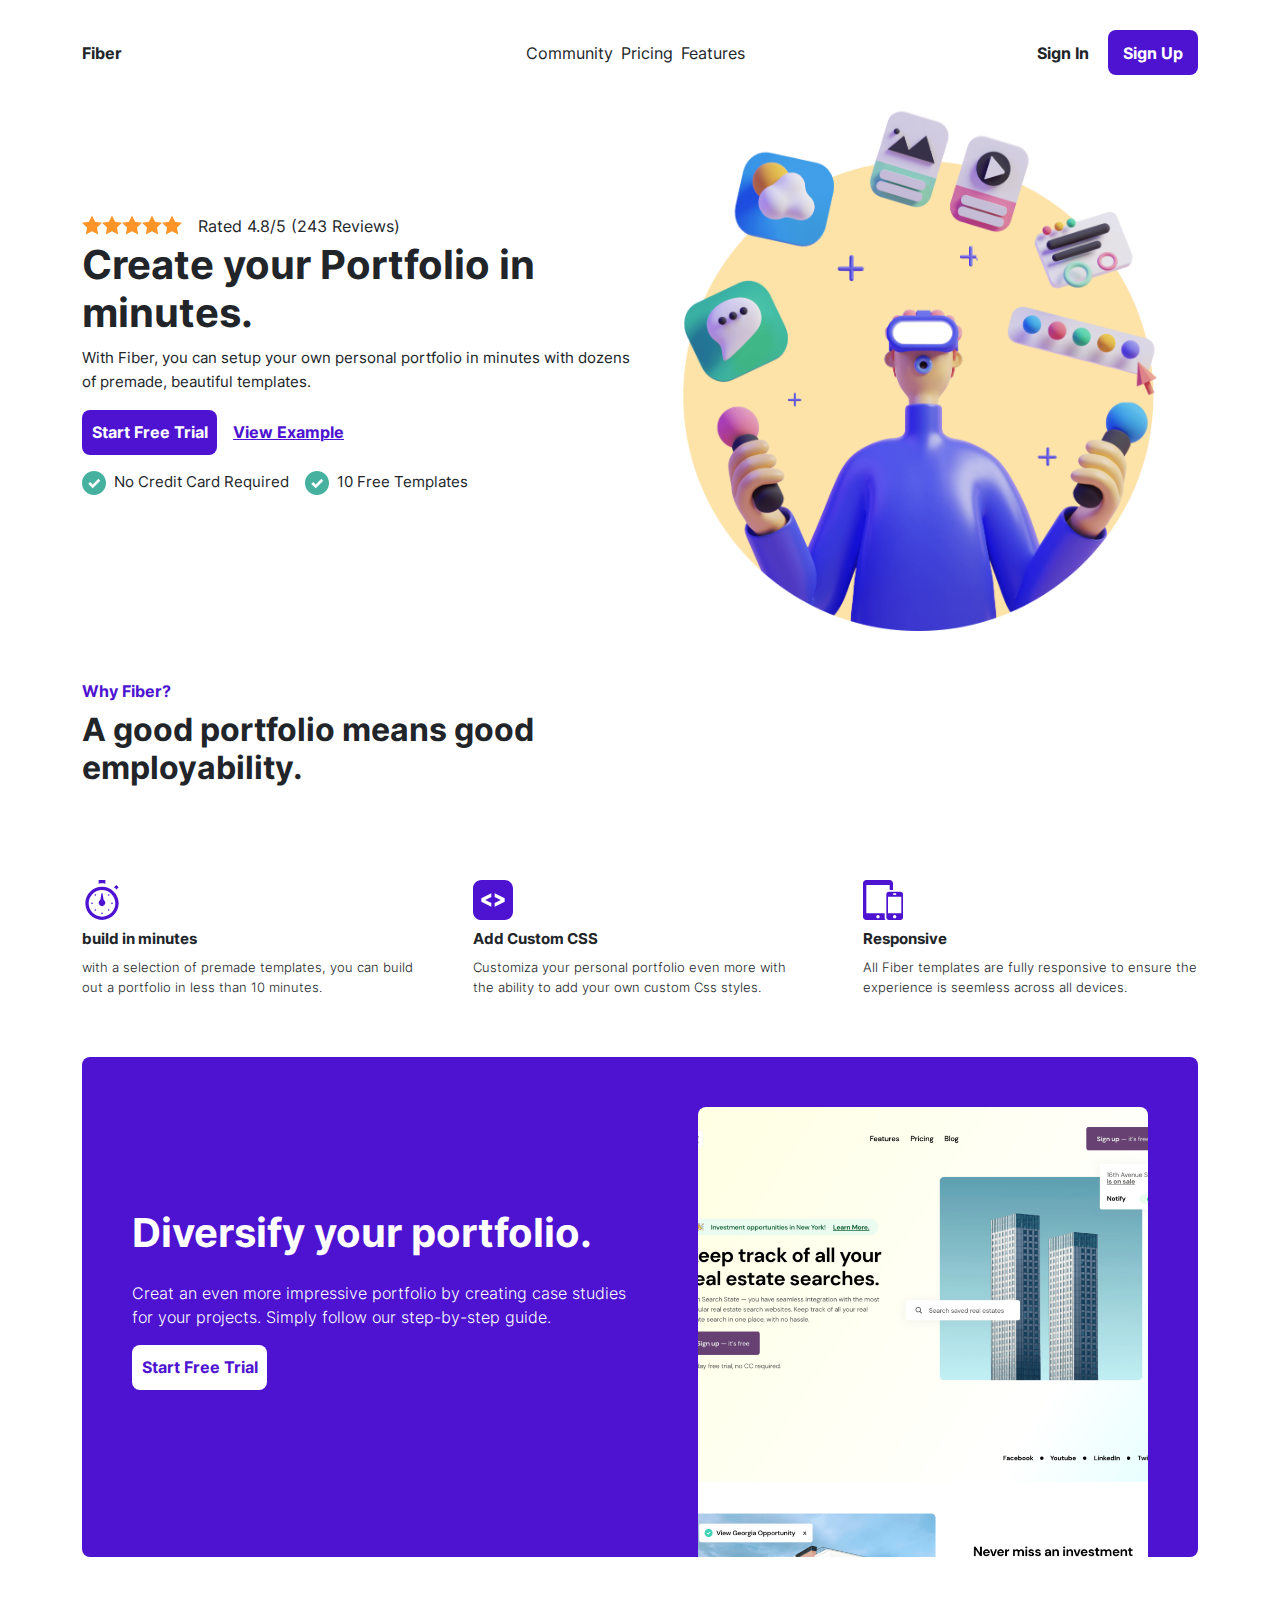
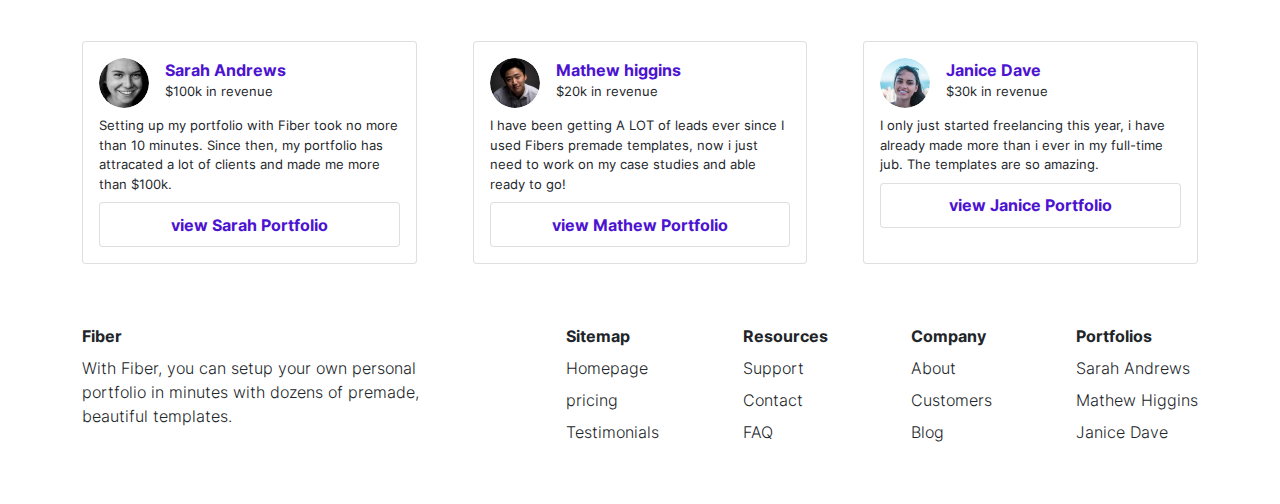
<file: index.html>
<!DOCTYPE html>
<html>
    <head>
        <link rel="stylesheet" href="style/bootstrap.min.css">
        <link rel="stylesheet" href="style/main.css">
        <link rel="stylesheet" href="style/font/css/font.css">
        <link rel="stylesheet" href="style/font/css/fontStyle.css">
        <meta name="viewport" content="width=device-width, initial-scale=1.0">
        <title>Fiber</title>
    </head>
    <body class="d-flex justify-content-center flex-column bg_White trn3 container " >

<!--    ************************ Nav Mobile desktop-->
        <div class="NavbarDesktop w-100 d_desktopNav">
            <span class="InterBold cursor_pointer">Fiber</span>
            <div class="MiddleNavbar">
                <span class="cursor_pointer">Community</span>
                <span class="ms-2 cursor_pointer">Pricing</span>
                <span class="ms-2 cursor_pointer">Features</span>
            </div>
            <div class="d-flex flex-row ">
                <div class="NavbtnAuth InterBold flex-center cursor_pointer" style="width:90px">  Sign In </div>
                <div class="NavbtnAuth InterBold flex-center bg_Purple text-white cursor_pointer"  style="width:90px" onclick="RedirectToSignUp()">  Sign Up </div>
            </div>
        </div>
        <div class="d_MobileNav">
            <span class="InterBold cursor_pointer">Fiber</span>


            <button type="button" class="btn btn-demo flex-center" data-toggle="modal" data-target="#myModal2">
                <img src="./pic/Hamburger Menu.svg"  alt="">
            </button>
        </div>
<!--    ************************ Nav Mobile desktop-->


<!--    ************************ Content-->
        <div class="directionRowcolumnMobileDesktop">
            <div class="w_50_w_100Mobile">
                <div class="d-flex flex-row align-items-center">
                    <div  class="d-flex flex-row align-items-center" id="5stars"></div>
                    <span class="ms-3">Rated 4.8/5 (243 Reviews)</span>
                </div>

                <h1 class="InterBold ">
                    Create your Portfolio in minutes.
                </h1>

                <span class="mt-3 manualFontsize textJustify">With Fiber, you can setup your own personal portfolio in minutes with dozens of premade, beautiful templates.</span>

                <div class="d-flex flex-row align-items-center mt-3">
                    <div class="NavbtnAuth InterBold flex-center bg_Purple text-white cursor_pointer"  style="width:135px">  Start Free Trial </div>
                    <span class="c_Purple InterBold texDecoration ms-3 cursor_pointer">View Example</span>
                </div>


                <div class="directionRowcolumnMobileDesktop  manualFontsize">
                    <div class="d-flex flex-row mt-3 me-3">
                        <img src="./pic/Checkmark.svg"  alt="Checkmark">
                        <span class="ms-2">No Credit Card Required</span>
                    </div>
                    <div class="d-flex flex-row mt-3">
                        <img src="./pic/Checkmark.svg"  alt="Checkmark">
                        <span class="ms-2">10 Free Templates</span>
                    </div>
                </div>

                </div>
            <div class="w_50_w_100Mobile">
                <img src="./pic/hero-Illustration.png" width="100%" height="100%" alt="Illustration">
            </div>
        </div>

        <span class="c_Purple InterBold mt-5">Why Fiber?</span>
        <h2 class="InterBold w_50_w_100Mobile mt-2">
            A good portfolio means good employability.
        </h2>

        <div  class="justifyBetweenMobileDesktop mt-60" id="3OptionsFiberDetail"></div>

        <div class="boxgradient bg_Purple mt-60 mb-60 justifyBetweenMobileDesktop" >
            <div class="w_50_w_100boxesinboxgradient d-flex justify-content-center flex-column">
                <h1 class="InterBold text-white">
                    Diversify your portfolio.
                </h1>
                <span class="InterLight text-white mt-3 textJustify">Creat an even more impressive portfolio by creating case studies for your projects. Simply follow our step-by-step guide.</span>
                <div class="NavbtnAuth InterBold flex-center bg-white c_Purple  mt-3 mb-3 cursor_pointer" style="width:135px">  Start Free Trial </div>
            </div>
            <div class="w_50_w_100boxesinboxgradient d-flex align-items-end justify-content-end">
                <div class="boxPageimage">
                    <img src="./pic/Page Image.png" style="object-fit: cover;" width="100%" height="100%" alt="">
                </div>

            </div>
        </div>

        <div class="d-flex justifyBetweenMobileDesktop mb-60" id="Portfolio3profile"></div>
<!--    ************************ Content-->


<!--    ****************************** Footer-->
        <div class="w-100 footerGrid">
            <div class="d-flex flex-column">
                <span class="InterBold cursor_pointer">Fiber</span>
                <span class="InterLight cursor_pointer mt-2 textFiberEndPage" >With Fiber, you can setup your own personal portfolio in minutes with dozens of premade, beautiful templates.</span>
            </div>

            <div class="d-flex flex-column">
                <span class="InterBold cursor_pointer ">Sitemap</span>
                <span class="InterLight cursor_pointer mt-2">Homepage</span>
                <span class="InterLight cursor_pointer mt-2">pricing</span>
                <span class="InterLight cursor_pointer mt-2">Testimonials</span>
            </div>

            <div class="d-flex flex-column">
                <span class="InterBold cursor_pointer ">Resources</span>
                <span class="InterLight cursor_pointer mt-2">Support</span>
                <span class="InterLight cursor_pointer mt-2">Contact</span>
                <span class="InterLight cursor_pointer mt-2">FAQ</span>
            </div>

            <div class="d-flex flex-column">
                <span class="InterBold cursor_pointer ">Company</span>
                <span class="InterLight cursor_pointer mt-2">About</span>
                <span class="InterLight cursor_pointer mt-2">Customers</span>
                <span class="InterLight cursor_pointer mt-2">Blog</span>
            </div>

            <div class="d-flex flex-column mb-60">
                <span class="InterBold cursor_pointer ">Portfolios</span>
                <span class="InterLight cursor_pointer mt-2">Sarah Andrews</span>
                <span class="InterLight cursor_pointer mt-2">Mathew Higgins</span>
                <span class="InterLight cursor_pointer mt-2">Janice Dave</span>
            </div>
        </div>

    <!-- Modal -->
    <div class="modal right fade" id="myModal2" tabindex="-1" role="dialog" aria-labelledby="myModalLabel2">
        <div class="modal-dialog" role="document">
            <div class="modal-content">

                <div class="modal-header">
                    <button type="button"  data-dismiss="modal" aria-label="Close">
                        <svg xmlns="http://www.w3.org/2000/svg" width="16" height="16" fill="currentColor" class="bi bi-x-lg" viewBox="0 0 16 16">
                            <path d="M2.146 2.854a.5.5 0 1 1 .708-.708L8 7.293l5.146-5.147a.5.5 0 0 1 .708.708L8.707 8l5.147 5.146a.5.5 0 0 1-.708.708L8 8.707l-5.146 5.147a.5.5 0 0 1-.708-.708L7.293 8 2.146 2.854Z"/>
                        </svg>
                    </button>
                </div>

                <div class="modal-body d-flex flex-column">
                    <span class="mt-2 cursor_pointer">Community</span>
                    <span class="mt-2 cursor_pointer">Pricing</span>
                    <span class="mt-2 cursor_pointer">Features</span>
                    <div class="w-100 flex-center d-flex flex-column mt-60">
                        <div class="NavbtnAuth InterBold flex-center bg_Purple text-white cursor_pointer"  style="width:90px" onclick="RedirectToSignUp()">  Sign Up </div>
                        <div class="NavbtnAuth InterBold flex-center cursor_pointer" style="width:90px">  Sign In </div>
                    </div>
                </div>

            </div>
        </div>
    </div>
<!-- Modal -->


    </body>
    <script src="./js/jquery-3.3.1.slim.min.js"></script>
    <script src="./js/popper.min.js" ></script>
    <script src="./js/main.js"></script>
    <script src="./js/bootstrap.bundle.min.js"></script>
    <script src="./js/bootstrap.min.js"></script>
</html>
</file>
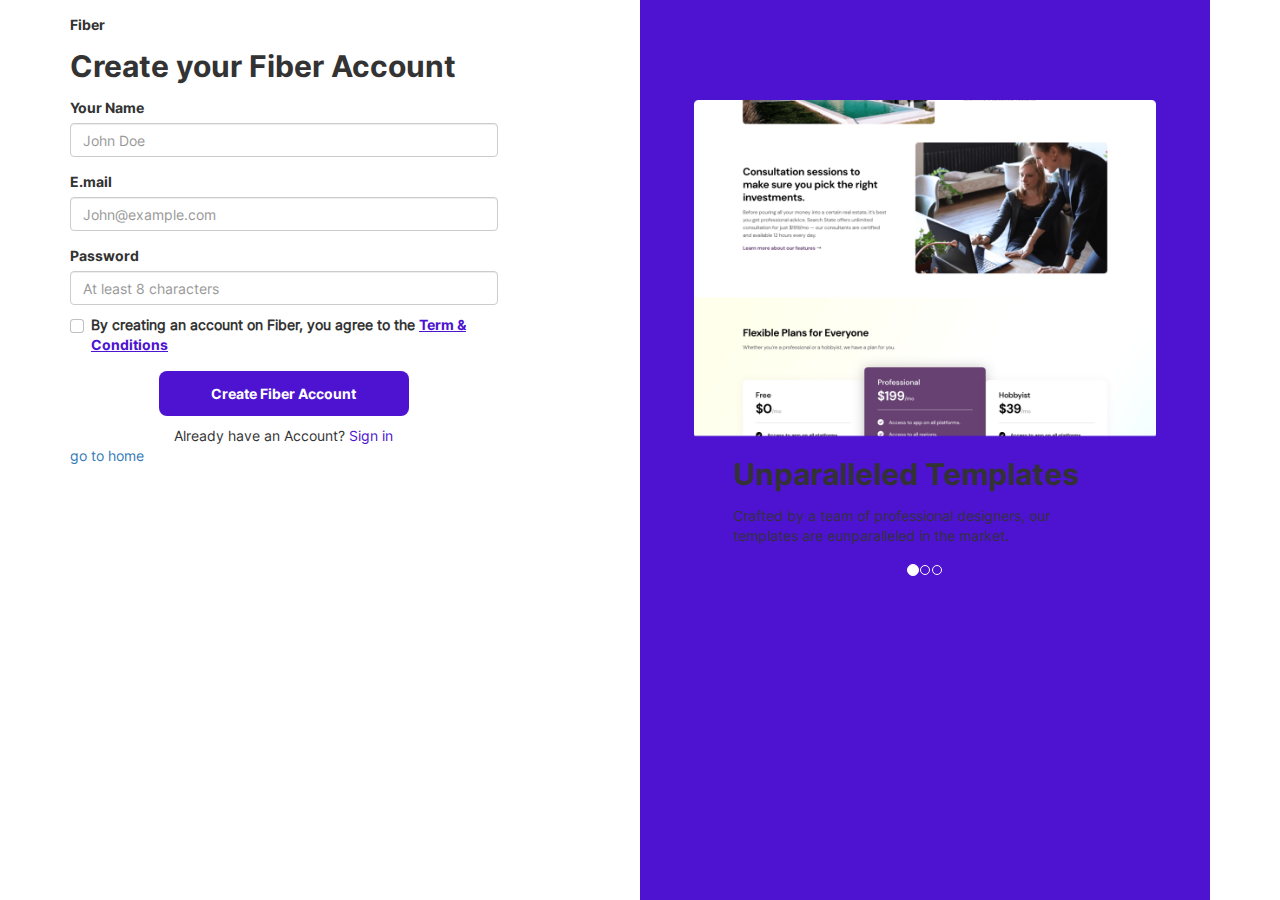
<file: index2.html>
<!DOCTYPE html>
<html>
<head>
<!--    <link rel="stylesheet" href="https://cdn.jsdelivr.net/npm/bootstrap@4.1.3/dist/css/bootstrap.min.css">-->
    <link rel="stylesheet" href="./components/Signup/style/main.css">
    <link rel="stylesheet" href="./style/main.css">
    <link rel="stylesheet" href="./style/bootstrap.min.css">
    <link rel="stylesheet" href="./style/font/css/font.css">
    <link rel="stylesheet" href="./style/font/css/fontStyle.css">
    <meta name="viewport" content="width=device-width, initial-scale=1">
<!--    <link rel="stylesheet" href="https://maxcdn.bootstrapcdn.com/bootstrap/3.4.1/css/bootstrap.min.css">-->
    <link rel="stylesheet" href="./style/bootstrap341.min.css">
    <title>Fiber</title>
</head>
<body class="d-flex flex-row justify-content-center  bg_White trn3 container " >

<!--    ************************ Nav Mobile desktop-->


    <div class="box1SingUp bg-white mt-4">

        <span class="InterBold cursor_pointer"  id="fiber">Fiber</span>

        <h2 class="InterBold my-4 text-left" id="title">
            Create your Fiber Account
        </h2>
        <form class="wInputBox1">
            <div>
                <label for="name" class="form-label InterBold">Your Name</label>
                <input type="email" class="form-control" id="name" placeholder="John Doe">
            </div>
            <div class="my-4">
                <label for="email" class="form-label InterBold">E.mail</label>
                <input type="email" class="form-control" id="email" aria-describedby="emailHelp" placeholder="John@example.com">
            </div>
            <div class="mb-3">
                <label for="Password" class="form-label InterBold" >Password</label>
                <input type="password" class="form-control" id="Password" placeholder="At least 8 characters">
            </div>
            <div class="form-check">
                <input type="checkbox" class="form-check-input" id="check">
                <label class="form-check-label " for="check">By creating an account on Fiber, you agree to the <span class="c_Purple InterBold texDecoration cursor_pointer">Term & Conditions</span> </label>
            </div>

            <div class="d-flex flex-center flex-column">
                <button class=" NavbtnAuth InterBold flex-center cursor_pointer bg_Purple my-3 text-white" style="width:250px" type="submit">
                    Create Fiber Account
                </button>
<!--                <div></div>-->
                <span>Already have an Account? <span class="c_Purple cursor_pointer">Sign in</span></span>
            </div>
        </form>
        <a href="./index.html"><span>go to home</span></a>
    </div>


    <div class="box2SingUp bg_Purple">
            <div id="myCarousel" class="carousel slide" data-ride="carousel">
                <!-- Indicators -->
                <ol class="carousel-indicators">
                    <li data-target="#myCarousel" data-slide-to="0" class="active"></li>
                    <li data-target="#myCarousel" data-slide-to="1"></li>
                    <li data-target="#myCarousel" data-slide-to="2"></li>
                </ol>

                <!-- Wrapper for slides -->
                <div class="carousel-inner">
                    <div class="item active mb-60">
                        <div class="w-100 d-flex flex-column flex-center">
                            <img src="./pic/SignUpImage.png" alt="SignUpImage1" style="width:90%;">
                            <div class="w-75 d-flex flex-column ">
                                <h2 class="InterBold mb-4">
                                    Unparalleled Templates
                                </h2>
                                <span class="w-100 ">Crafted by a team of professional designers, our templates are eunparalleled in the market.</span>
                            </div>
                        </div>
                    </div>
                    <div class="item  mb-60">
                        <div class="w-100  d-flex flex-column  flex-center">
                            <img src="./pic/SignUpImage.png" alt="SignUpImage1" style="width:90%;">
                            <div class="w-75 d-flex flex-column ">
                                <h2 class="InterBold mb-4">
                                    Unparalleled Templates
                                </h2>
                                <span class="w-100 ">Crafted by a team of professional designers, our templates are eunparalleled in the market.</span>
                            </div>
                        </div>
                    </div>
                    <div class="item  mb-60">
                        <div class="w-100  d-flex flex-column  flex-center">
                            <img src="./pic/SignUpImage.png" alt="SignUpImage1" style="width:90%;">
                            <div class="w-75 d-flex flex-column ">
                                <h2 class="InterBold mb-4">
                                    Unparalleled Templates
                                </h2>
                                <span class="w-100 ">Crafted by a team of professional designers, our templates are eunparalleled in the market.</span>
                            </div>
                        </div>
                    </div>
                </div>
            </div>
    </div>
<!--    ************************ Content-->
<!--    ************************ Content-->

</body>
<script src="./js/jquery-3.3.1.slim.min.js"></script>
<script src="./js/bootstrap341.min.js"></script>
<!--<script src="./js/popper.min.js" ></script>-->
<!--<script src="https://ajax.googleapis.com/ajax/libs/jquery/3.6.3/jquery.min.js"></script>-->
<!--<script src="./js/bootstrap.bundle.min.js"></script>-->
<!--<script src="./js/bootstrap.min.js"></script>-->
</html>
</file>
<file: style/main.css>
/* ******************************************** Global Style */
html, body{
    margin: 0;
    padding: 0;
}
body{
    padding-top: 30px;
}

.flex-center{
 display: flex;
 justify-content: center;
 align-items: center;
}

.cursor_pointer{
    cursor: pointer;
}
.mt-60{
    margin-top: 60px;
}
.mb-60{
    margin-bottom: 60px;
}

.trn3{
    transition: 0.3s;
}

p{
    margin: 0;
}
.text-left{
    text-align: left;
}

.text-right{
    text-align: left;
}
.text-justify{
    text-align: justify;
}

/* ******************************************** c + bg */
.bg_Purple{
    background-color: #4d13d1
}


.c_Purple{
    color: #4d13d1
}

.bg-white{
    border-color: white;
}

/* ******************************************** Font */
.manualFontsize{
    font-size:  15px
}

.manualFontsizeMini{
    font-size:  13px
}

/* ******************************************** Navbar */
.NavbarDesktop{
    display: flex;
    flex-direction: row;
    justify-content: space-between;
    align-items: center;
}

.NavbtnAuth{
    height: 45px;
    border-radius: 8px;
    overflow: hidden;
}

.btnSolid{
    height: 45px;
}

.MiddleNavbar{
    width: 350px;
    display: flex;
    justify-content: end;
}

.d_MobileNav{
    display: none;

}


/****************************************************************************/
.directionRowcolumnMobileDesktop{
    display: flex;
    flex-direction: row;
    align-items: center;
}

.justifyBetweenMobileDesktop{
    display: flex;
    justify-content: space-between;
}
.w30w100MobileDesktop{
    width: 30%;
}

.texDecoration{
    
    text-decoration: underline;
    text-decoration-thickness: 1px;
}

.iconStar{
    width: 20px;
    height: 20px;
    margin-bottom: 10px;
}

.w_50_w_100Mobile{
    width: 50%;
}

.icon3optionsFiber{
    width: 40px;
}


.boxgradient{
    width: 100%;
    height: 500px;
    border-radius: 8px;
    overflow: hidden;
    padding: 0 50px 0 50px;

}

.cardicon{
    width: 50px;
    height: 50px;
    border-radius: 50%;
    overflow: hidden;
}
.w_50_w_100boxesinboxgradient{
    width: 50%;
}
.boxPageimage{
    width: 450px;
    height: 450px;
    border-radius: 8px 8px 0 0 ;
    overflow: hidden;
    bottom: 0;
}
/****************************************************************************/


/* ******************************************** Footer */
.textFiberEndPage{
    width: 400px;
}

.footerGrid{
    display: flex;
    justify-content: space-between;


}


/* ******************************************** Media */
@media only screen and (max-width: 750px) {
    .w_50_w_100boxesinboxgradient{
        width: 100%;
    }
    .d_desktopNav{
        display: none;
    }
    .d_MobileNav{
        display: flex;
        justify-content: space-between;
    }
    .footerGrid{
        margin-top: 20%;
    }
}

@media only screen and (max-width: 950px) {

    .w_50_w_100Mobile{
        width: 100%;
    }

    .justifyBetweenMobileDesktop {
        display: flex;
        justify-content: space-between;
        align-items: center;
        flex-direction: column;
    }

    .directionRowcolumnMobileDesktop{
        display: flex;
        flex-direction: column-reverse;
        align-items: baseline;
    }

    .w30w100MobileDesktop{
        width: 100%;
    }


    .boxgradient{
        height: 700px;
        padding: 30px 50px 0 50px;
    }
}

@media only screen and (max-width: 991px) {
    .textFiberEndPage{
        width: 300px;
    }
    .footerGrid{
        display: flex;
        flex-direction: column;
        justify-content: space-between;
        height: 50rem;
    }
}
button{
    border: 0;
    background: transparent;
}



/************************************* Modal */

/*.modal.left .modal-dialog,*/
.modal.right .modal-dialog {
    position: fixed;
    margin: auto;
    width: 250px;
    height: 100%;
    -webkit-transform: translate3d(0%, 0, 0);
    -ms-transform: translate3d(0%, 0, 0);
    -o-transform: translate3d(0%, 0, 0);
    transform: translate3d(0%, 0, 0);
}

/*!*.modal.left .modal-content,*!*/
.modal.right .modal-content {
    height: 100%;
    overflow-y: auto;
}

/*!*.modal.left .modal-body,*!*/
.modal.right .modal-body {
    padding: 15px 15px 80px;
}
/*Right*/
.modal.right.fade .modal-dialog {
    right: 0;
    -webkit-transition: opacity 0.3s linear, right 0.3s ease-out;
    -moz-transition: opacity 0.3s linear, right 0.3s ease-out;
    -o-transition: opacity 0.3s linear, right 0.3s ease-out;
    transition: opacity 0.3s linear, right 0.3s ease-out;
}

.modal.right.fade.in .modal-dialog {
    right: 0;
}

/* ----- MODAL STYLE ----- */
.modal-content {
    border-radius: 0;
    border: none;
}

.modal-header {
    border-bottom-color: #EEEEEE;
    background-color: #FAFAFA;
}

#myCarousel{
    margin-top: 100px;
    display: flex;
    justify-content: center;
}
.carousel-inner{
    width: 90%!important;
    border-radius: 5px;
    overflow: hidden;
}
</file>
<file: style/font/css/font.css>
@font-face {
    font-family: InterLight;
    font-style: normal;
     src: url('../FontStyle/Inter-Light.ttf');
}
@font-face {
    font-family: InterBold;
    font-style: normal;
     src: url('../FontStyle/Inter-Bold.ttf');
}
@font-face {
    font-family: InterRegular;
    font-style: normal;
     src: url('../FontStyle/Inter-Regular.ttf');
}
</file>
<file: style/font/css/fontStyle.css>
@import url(font.css);
body {
    font-family: InterRegular !important;
    margin: 0;
}
.InterLight{
    font-family: InterLight !important;
}
.InterBold{
    font-family: InterBold!important ;
}
.InterRegular{
    font-family: InterRegular!important ;
}
</file>
<file: components/Signup/style/main.css>
html, body{
    height: 100%;
    margin: 0;
    padding: 0!important;
    font-size: 18px;
}




.box1SingUp{
    width: 50%;
}
.wInputBox1{
    width: 75%;
}
.box2SingUp{
    width: 50%;
}
button{
    border: 0;
}





.modal.left .modal-dialog,
.modal.right .modal-dialog {
    position: fixed;
    margin: auto;
    width: 50%;
    height: 100%;
    -webkit-transform: translate3d(0%, 0, 0);
    -ms-transform: translate3d(0%, 0, 0);
    -o-transform: translate3d(0%, 0, 0);
    transform: translate3d(0%, 0, 0);
}

.modal.left .modal-content,
.modal.right .modal-content {
    height: 100%;
    overflow-y: auto;
}

.modal.left .modal-body,
.modal.right .modal-body {
    padding: 15px 15px 80px;
}

/*Left*/
.modal.left.fade .modal-dialog{
    left: -320px;
    -webkit-transition: opacity 0.3s linear, left 0.3s ease-out;
    -moz-transition: opacity 0.3s linear, left 0.3s ease-out;
    -o-transition: opacity 0.3s linear, left 0.3s ease-out;
    transition: opacity 0.3s linear, left 0.3s ease-out;
}

.modal.left.fade.in .modal-dialog{
    left: 0;
}

/*Right*/
.modal.right.fade .modal-dialog {
    right: -320px;
    -webkit-transition: opacity 0.3s linear, right 0.3s ease-out;
    -moz-transition: opacity 0.3s linear, right 0.3s ease-out;
    -o-transition: opacity 0.3s linear, right 0.3s ease-out;
    transition: opacity 0.3s linear, right 0.3s ease-out;
}

.modal.right.fade.in .modal-dialog {
    right: 0;
}

/* ----- MODAL STYLE ----- */
.modal-content {
    border-radius: 0;
    border: none;
}

.modal-header {
    border-bottom-color: #EEEEEE;
    background-color: #FAFAFA;
}

#myCarousel.carousel-inner.item{
    padding: 20px;
}
/*.demo {*/
/*    padding-top: 60px;*/
/*    padding-bottom: 110px;*/
/*}*/

/*.btn-demo {*/
/*    margin: 15px;*/
/*    padding: 10px 15px;*/
/*    border-radius: 0;*/
/*    font-size: 16px;*/
/*    background-color: #FFFFFF;*/
/*}*/

/*.btn-demo:focus {*/
/*    outline: 0;*/
/*}*/

/*.demo-footer {*/
/*    position: fixed;*/
/*    bottom: 0;*/
/*    width: 100%;*/
/*    padding: 15px;*/
/*    background-color: #212121;*/
/*    text-align: center;*/
/*}*/

/*.demo-footer > a {*/
/*    text-decoration: none;*/
/*    font-weight: bold;*/
/*    font-size: 16px;*/
/*    color: #fff;*/
/*}*/

@media only screen and (max-width: 993px) {
    .box1SingUp{
        width: 100%;
        display: flex;
        flex-direction: column;
        align-items: center;
    }
    .box2SingUp{
        display: none;
    }
    .wInputBox1{
        width:90%;
    }
    h2#title{
        width: 90%;
        text-align: left;

    }
    span#fiber{
        margin: 20px 0 20px 0;
        width: 90%;
        text-align: left;
        font-size: 25px;
    }
}
</file>
